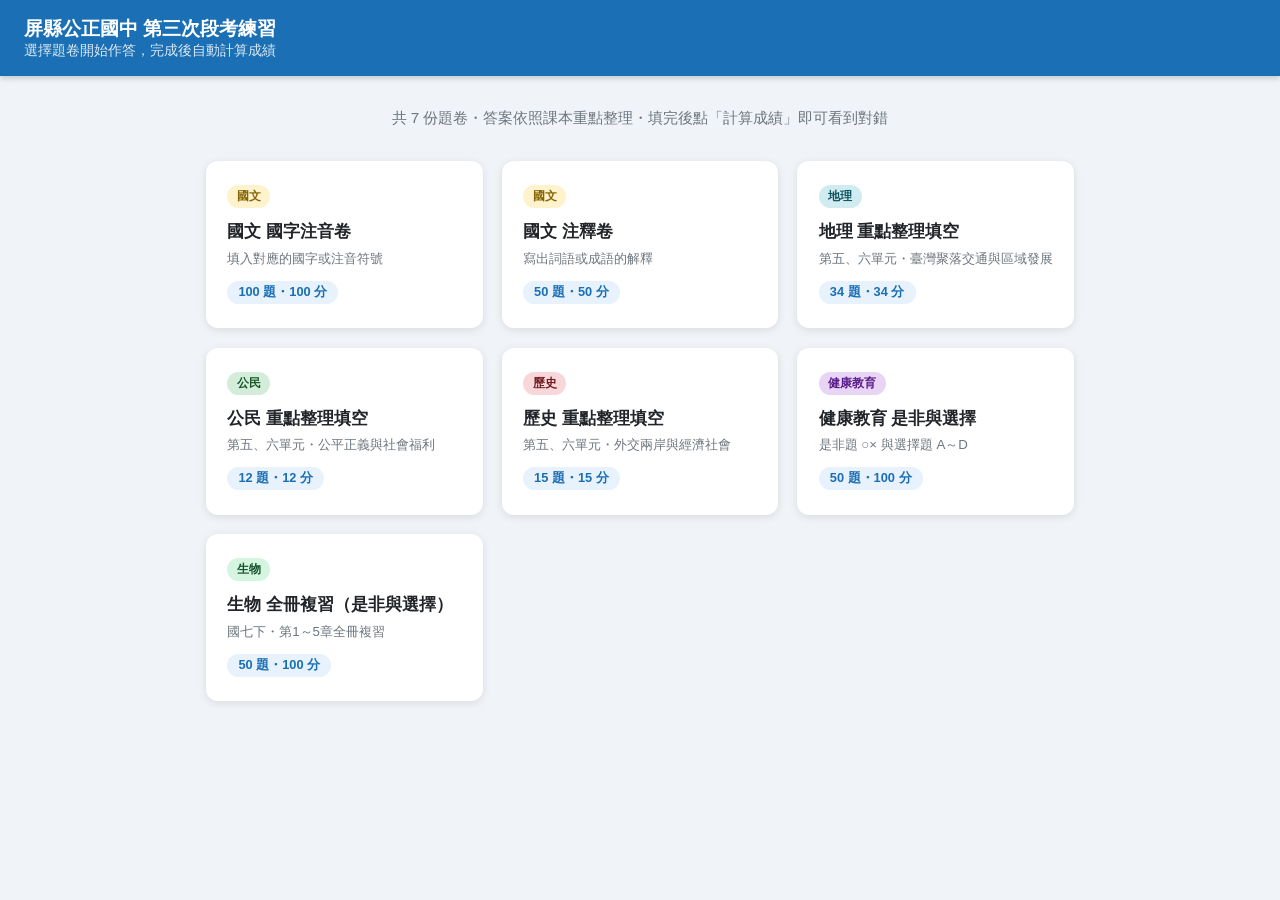
<file: index.html>
<!DOCTYPE html>
<html lang="zh-TW">
<head>
  <meta charset="UTF-8">
  <meta name="viewport" content="width=device-width, initial-scale=1">
  <title>屏縣公正國中 第三次段考練習</title>
  <link rel="stylesheet" href="css/style.css">
</head>
<body>
  <header class="site-header">
    <div>
      <div style="font-size:1.2rem;font-weight:700">屏縣公正國中 第三次段考練習</div>
      <div class="sub">選擇題卷開始作答，完成後自動計算成績</div>
    </div>
  </header>

  <main class="index-main">
    <p class="index-intro">共 7 份題卷・答案依照課本重點整理・填完後點「計算成績」即可看到對錯</p>
    <div class="subject-grid" id="card-grid"></div>
  </main>

  <script src="js/questions.js"></script>
  <script>
    const META = {
      chinese_zhuyin: { badge: 'badge-cn',     label: '國文', desc: '填入對應的國字或注音符號' },
      chinese_zhushi: { badge: 'badge-cn',     label: '國文', desc: '寫出詞語或成語的解釋' },
      geography:      { badge: 'badge-geo',    label: '地理', desc: '第五、六單元・臺灣聚落交通與區域發展' },
      civics:         { badge: 'badge-civ',    label: '公民', desc: '第五、六單元・公平正義與社會福利' },
      history:        { badge: 'badge-his',    label: '歷史', desc: '第五、六單元・外交兩岸與經濟社會' },
      health:         { badge: 'badge-health', label: '健康教育', desc: '是非題 ○× 與選擇題 A～D' },
      biology:        { badge: 'badge-bio',    label: '生物',     desc: '國七下・第1～5章全冊複習' },
    };

    const grid = document.getElementById('card-grid');
    for (const [key, exam] of Object.entries(EXAMS)) {
      const m = META[key] || { badge: 'badge-cn', label: '', desc: '' };
      const total = exam.questions.length;
      const score = exam.totalScore;
      const card = document.createElement('a');
      card.className = 'exam-card';
      card.href = `exam.html?exam=${key}`;
      card.innerHTML = `
        <span class="badge ${m.badge}">${m.label}</span>
        <h2>${exam.title}</h2>
        <p class="meta">${m.desc}</p>
        <span class="score-chip">${total} 題・${score} 分</span>`;
      grid.appendChild(card);
    }
  </script>
</body>
</html>
</file>
<file: css/style.css>
/* ── 全域 ── */
*, *::before, *::after { box-sizing: border-box; margin: 0; padding: 0; }

:root {
  --blue:   #1a6fb5;
  --blue-l: #e8f2fc;
  --green:  #1e8549;
  --green-l:#e6f4ec;
  --red:    #c0392b;
  --red-l:  #fdecea;
  --gray:   #6c757d;
  --gray-l: #f4f6f8;
  --border: #dee2e6;
  --shadow: 0 2px 8px rgba(0,0,0,.10);
}

body {
  font-family: 'Noto Sans TC', '微軟正黑體', sans-serif;
  background: #f0f4f8;
  color: #212529;
  min-height: 100vh;
}

/* ── 頂部 ── */
.site-header {
  background: var(--blue);
  color: #fff;
  padding: 1rem 1.5rem;
  display: flex;
  align-items: center;
  gap: .75rem;
  box-shadow: 0 2px 6px rgba(0,0,0,.2);
}
.site-header h1 { font-size: 1.2rem; font-weight: 700; }
.site-header .sub { font-size: .85rem; opacity: .85; }
.back-btn {
  color: #fff;
  text-decoration: none;
  background: rgba(255,255,255,.2);
  border-radius: 6px;
  padding: .3rem .7rem;
  font-size: .9rem;
  white-space: nowrap;
  transition: background .15s;
}
.back-btn:hover { background: rgba(255,255,255,.35); }

/* ── 首頁 ── */
.index-main {
  max-width: 900px;
  margin: 2rem auto;
  padding: 0 1rem;
}
.index-intro {
  text-align: center;
  margin-bottom: 2rem;
  color: var(--gray);
  font-size: .95rem;
}
.subject-grid {
  display: grid;
  grid-template-columns: repeat(auto-fill, minmax(250px, 1fr));
  gap: 1.2rem;
}
.exam-card {
  background: #fff;
  border-radius: 12px;
  box-shadow: var(--shadow);
  padding: 1.4rem 1.2rem;
  cursor: pointer;
  text-decoration: none;
  color: inherit;
  display: block;
  border: 2px solid transparent;
  transition: transform .15s, border-color .15s, box-shadow .15s;
}
.exam-card:hover {
  transform: translateY(-3px);
  border-color: var(--blue);
  box-shadow: 0 6px 18px rgba(26,111,181,.15);
}
.exam-card .badge {
  display: inline-block;
  font-size: .72rem;
  font-weight: 600;
  padding: .25rem .6rem;
  border-radius: 20px;
  margin-bottom: .75rem;
}
.badge-cn     { background: #fff3cd; color: #856404; }
.badge-geo    { background: #d1ecf1; color: #0c5460; }
.badge-civ    { background: #d4edda; color: #155724; }
.badge-his    { background: #f8d7da; color: #721c24; }
.badge-health { background: #e8d5f5; color: #5a1d8a; }
.badge-bio    { background: #d4f5e0; color: #14532d; }

.exam-card h2 { font-size: 1.05rem; font-weight: 700; margin-bottom: .4rem; }
.exam-card .meta { color: var(--gray); font-size: .83rem; }
.exam-card .score-chip {
  margin-top: .8rem;
  display: inline-block;
  background: var(--blue-l);
  color: var(--blue);
  border-radius: 20px;
  padding: .2rem .7rem;
  font-size: .8rem;
  font-weight: 600;
}

/* ── 考試頁 ── */
.exam-main {
  max-width: 860px;
  margin: 1.5rem auto;
  padding: 0 1rem 3rem;
}
.exam-info-box {
  background: #fff;
  border-radius: 10px;
  padding: 1rem 1.4rem;
  margin-bottom: 1.5rem;
  box-shadow: var(--shadow);
  display: flex;
  align-items: center;
  gap: 1rem;
  flex-wrap: wrap;
}
.exam-info-box .title { font-size: 1.1rem; font-weight: 700; flex: 1; }
.exam-info-box .instructions { color: var(--gray); font-size: .85rem; flex-basis: 100%; }

/* 題目列表 */
.questions-list { display: flex; flex-direction: column; gap: .7rem; }

.question-item {
  background: #fff;
  border-radius: 8px;
  padding: .85rem 1.2rem;
  box-shadow: 0 1px 4px rgba(0,0,0,.07);
  display: flex;
  align-items: flex-start;
  gap: .75rem;
  transition: background .2s;
}
.question-item.correct { background: var(--green-l); border-left: 4px solid var(--green); }
.question-item.wrong   { background: var(--red-l);   border-left: 4px solid var(--red); }

.q-num {
  font-weight: 700;
  color: var(--blue);
  min-width: 2.2rem;
  text-align: right;
  padding-top: .15rem;
  font-size: .9rem;
}
.q-body { flex: 1; }
.q-text {
  font-size: .95rem;
  line-height: 1.6;
  margin-bottom: .45rem;
  white-space: pre-wrap;
}
.q-input {
  border: 1.5px solid var(--border);
  border-radius: 6px;
  padding: .35rem .65rem;
  font-size: .95rem;
  font-family: inherit;
  width: 100%;
  max-width: 380px;
  outline: none;
  transition: border-color .15s;
}
.q-input:focus { border-color: var(--blue); }
.q-input:disabled { background: var(--gray-l); cursor: not-allowed; }

/* 結果標示 */
.q-result {
  margin-top: .45rem;
  font-size: .85rem;
  display: none;
}
.q-result.visible { display: block; }
.q-result .user-ans { color: var(--red); }
.q-result .correct-ans { color: var(--green); font-weight: 600; }
.q-result .ok-label { color: var(--green); font-weight: 600; }

/* ── 提交 / 成績區 ── */
.submit-area {
  margin-top: 1.8rem;
  display: flex;
  flex-direction: column;
  align-items: center;
  gap: 1rem;
}
.btn-submit {
  background: var(--blue);
  color: #fff;
  border: none;
  border-radius: 8px;
  padding: .8rem 2.5rem;
  font-size: 1.05rem;
  font-weight: 700;
  cursor: pointer;
  font-family: inherit;
  transition: background .15s, transform .1s;
  box-shadow: 0 2px 8px rgba(26,111,181,.3);
}
.btn-submit:hover { background: #155a9a; transform: translateY(-1px); }
.btn-submit:active { transform: translateY(0); }
.btn-retry {
  background: #fff;
  color: var(--blue);
  border: 2px solid var(--blue);
  border-radius: 8px;
  padding: .55rem 1.5rem;
  font-size: .95rem;
  font-weight: 700;
  cursor: pointer;
  font-family: inherit;
  transition: background .15s;
}
.btn-retry:hover { background: var(--blue-l); }

.score-panel {
  display: none;
  width: 100%;
  max-width: 480px;
  background: #fff;
  border-radius: 14px;
  box-shadow: var(--shadow);
  padding: 1.5rem 1.8rem;
  text-align: center;
}
.score-panel.visible { display: block; }
.score-panel .score-big {
  font-size: 3rem;
  font-weight: 800;
  color: var(--blue);
  line-height: 1;
}
.score-panel .score-total { font-size: 1.3rem; color: var(--gray); }
.score-panel .score-pct {
  font-size: 1.1rem;
  margin-top: .5rem;
  font-weight: 600;
}
.score-panel .score-pct.pass  { color: var(--green); }
.score-panel .score-pct.fail  { color: var(--red); }
.score-panel .correct-count, .score-panel .wrong-count {
  display: inline-block;
  margin-top: .8rem;
  font-size: .9rem;
  padding: .3rem .8rem;
  border-radius: 20px;
  margin: .4rem .3rem 0;
}
.score-panel .correct-count { background: var(--green-l); color: var(--green); }
.score-panel .wrong-count   { background: var(--red-l);   color: var(--red); }

/* 進度提示 */
.progress-bar-wrap {
  background: var(--border);
  border-radius: 6px;
  height: 6px;
  margin: 1rem 0 .3rem;
  overflow: hidden;
}
.progress-bar { height: 100%; background: var(--blue); transition: width .4s; }
.progress-text { color: var(--gray); font-size: .82rem; text-align: center; }

/* ── 響應式 ── */
@media (max-width: 540px) {
  .site-header h1 { font-size: 1rem; }
  .q-num { min-width: 1.8rem; }
  .score-panel .score-big { font-size: 2.4rem; }
  .q-input { max-width: 100%; }
}
</file>
